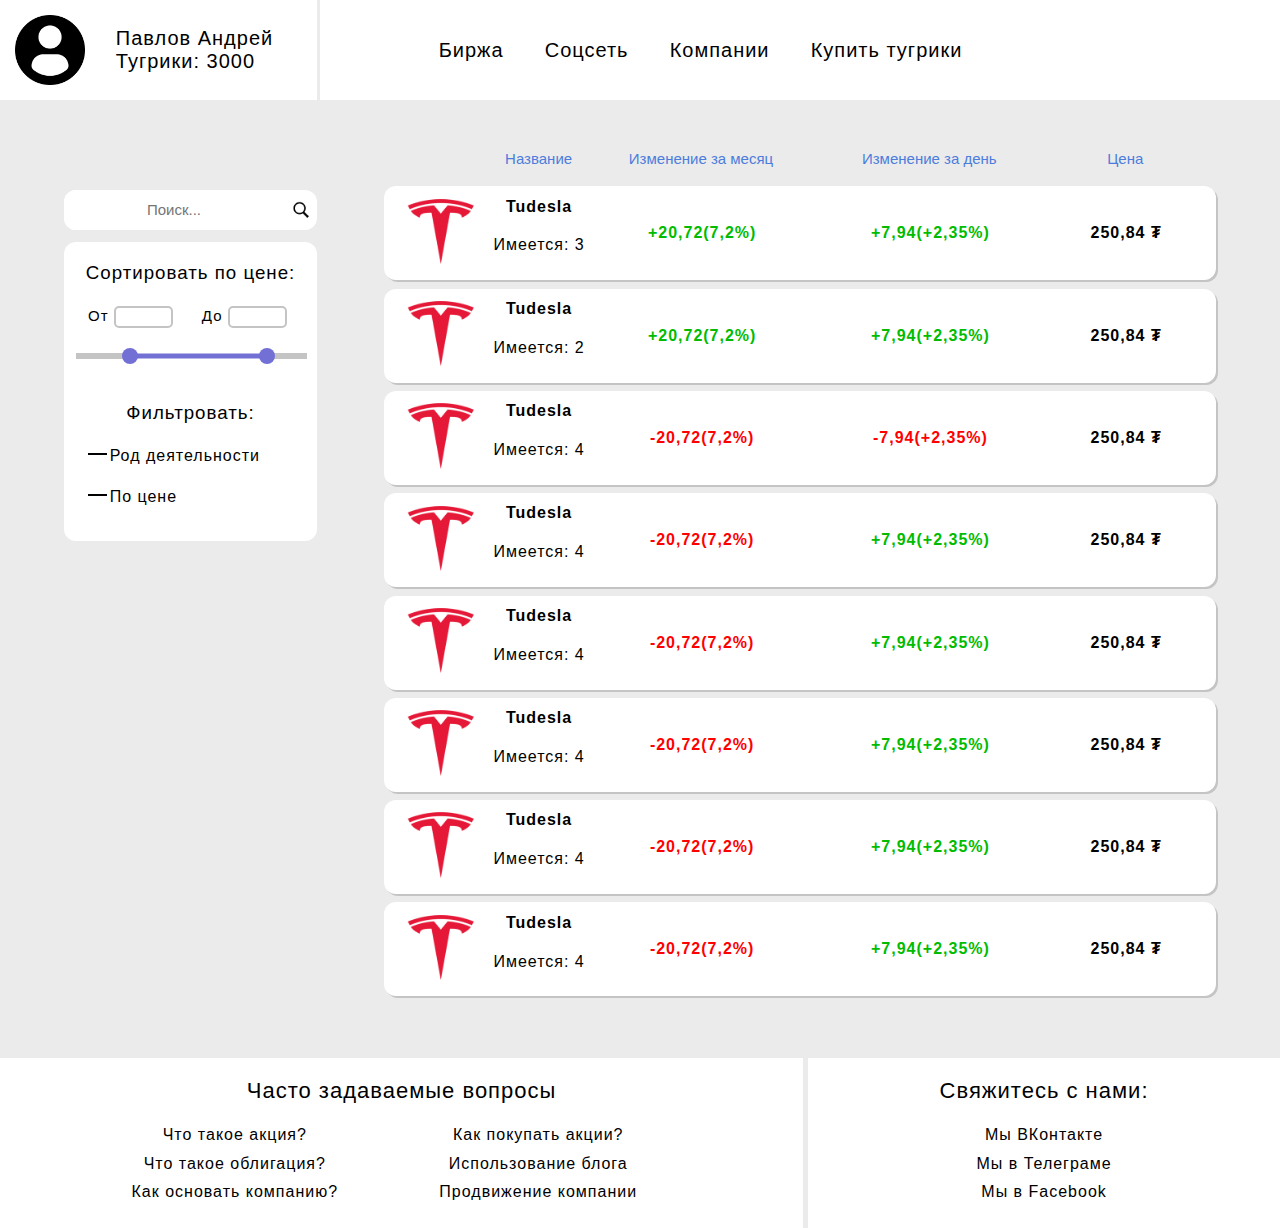
<file: index.html>
<!DOCTYPE html>
<html lang="en">
<head>
    <meta charset="UTF-8">
    <link rel="stylesheet" href="sources/css/styles.css">
        <title>Главная</title>
</head>
<body>
    <header>
        <div class="profile">
            <div class="logoBlock">
            <a href="/">
                <img src="sources/images/profileUser.png" class="profile-icon" alt="">
            </a>
            </div>
            <div class="profile-info">
                <p>Павлов Андрей</p>
                <p>Тугрики: 3000</p>
            </div>
        </div>

        <div class="navBlock">
            <nav>
                <a href="index.html" class="navbar-link">Биржа</a>
                <a href="blog.html" class="navbar-link">Соцсеть</a>
                <a href="companies.html" class="navbar-link">Компании</a>
                <a href="#" class="navbar-link">Купить тугрики</a>
            </nav>
        </div>
    </header>
    <main>
        <div class="navbar">
            <div class="searchBlock">
                <input placeholder="Поиск...">
                <div class="searchLogo">
                    <a href="#">
                        <img src="sources/images/search.png" alt="">
                    </a>
                </div>
            </div>
            <div class="mainSortFilterBlock">
                <div class="sortBlock">
                    <h3>Сортировать по цене:</h3>
                    <div class="priceInput">
                    <p>От <input></p>
                    <p>До <input></p>
                    </div>
                    <div class="costRange">
                        <div class="usingRange"></div>
                        <div class="uselessRange1"></div>
                        <div class="pointRange1"></div>
                        <div class="pointRange2"></div>
                        <div class="uselessRange2"></div>
                    </div>
                </div>

                <div class="filterBlock">
                    <h3>Фильтровать:</h3>
                    <div class="filterTypes">
                        <div class="filter1 filter ">
                            <div class="filterLA"></div>
                            <div class="filterRA"></div>
                            <p>Род деятельности</p>
                        </div>
                        <div class="filter filter2">
                            <div class="filterLA"></div>
                            <div class="filterRA"></div>
                            <p>По цене</p>
                        </div>

                    </div>
                </div>
            </div>
        </div>

        <div class="shares">
            <div class="types">
                <div class="type typeName">
                    <p>Название</p>
                </div>
                <div class="type typeForMonth">
                <p>Изменение за месяц</p>
                </div>
                <div class="type typeForDay">
                <p>Изменение за день</p>
                </div>
                <div class="type typeCost">
                <p>Цена</p>
                </div>
            </div>
            <div class="share share1">
                <div class="shareIcon">
                    <img src="files/teslaLogo.png" alt="">
                </div>
                <div class="shareInfo">
                    <p class="shareName">Tudesla</p>
                    <br>
                    <p>Имеется: 3</p>
                </div>
                <div class="forMonth">
                    <p class="positive number">+20,72(7,2%)</p>
                </div>
                <div class="forDay">
                    <p class="positive number">+7,94(+2,35%)</p>
                </div>
                <div class="cost">
                    <p class="number">250,84 ₮</p>
                </div>
            </div>
            <div class="share share2">
                <div class="shareIcon">
                    <img src="files/teslaLogo.png" alt="">
                </div>
                <div class="shareInfo">
                    <p class="shareName">Tudesla</p>
                    <br>
                    <p>Имеется: 2</p>
                </div>
                <div class="forMonth">
                    <p class="positive number">+20,72(7,2%)</p>
                </div>
                <div class="forDay">
                    <p class="positive number">+7,94(+2,35%)</p>
                </div>
                <div class="cost">
                    <p class="number">250,84 ₮</p>
                </div>
            </div>
            <div class="share share3">
                <div class="shareIcon">
                    <img src="files/teslaLogo.png" alt="">
                </div>
                <div class="shareInfo">
                    <p class="shareName">Tudesla</p>
                    <br>
                    <p>Имеется: 4</p>
                </div>
                <div class="forMonth">
                    <p class="negative number">-20,72(7,2%)</p>
                </div>
                <div class="forDay">
                    <p class="negative number">-7,94(+2,35%)</p>
                </div>
                <div class="cost">
                    <p class="number">250,84 ₮</p>
                </div>
            </div>
            <div class="share share4">
                <div class="shareIcon">
                    <img src="files/teslaLogo.png" alt="">
                </div>
                <div class="shareInfo">
                    <p class="shareName">Tudesla</p>
                    <br>
                    <p>Имеется: 4</p>
                </div>
                <div class="forMonth">
                    <p class="negative number">-20,72(7,2%)</p>
                </div>
                <div class="forDay">
                    <p class="positive number">+7,94(+2,35%)</p>
                </div>
                <div class="cost">
                    <p class="number">250,84 ₮</p>
                </div>
            </div>
            <div class="share share5">
                <div class="shareIcon">
                    <img src="files/teslaLogo.png" alt="">
                </div>
                <div class="shareInfo">
                    <p class="shareName">Tudesla</p>
                    <br>
                    <p>Имеется: 4</p>
                </div>
                <div class="forMonth">
                    <p class="negative number">-20,72(7,2%)</p>
                </div>
                <div class="forDay">
                    <p class="positive number">+7,94(+2,35%)</p>
                </div>
                <div class="cost">
                    <p class="number">250,84 ₮</p>
                </div>
            </div>
            <div class="share share6">
                <div class="shareIcon">
                    <img src="files/teslaLogo.png" alt="">
                </div>
                <div class="shareInfo">
                    <p class="shareName">Tudesla</p>
                    <br>
                    <p>Имеется: 4</p>
                </div>
                <div class="forMonth">
                    <p class="negative number">-20,72(7,2%)</p>
                </div>
                <div class="forDay">
                    <p class="positive number">+7,94(+2,35%)</p>
                </div>
                <div class="cost">
                    <p class="number">250,84 ₮</p>
                </div>
            </div>
            <div class="share share7">
                <div class="shareIcon">
                    <img src="files/teslaLogo.png" alt="">
                </div>
                <div class="shareInfo">
                    <p class="shareName">Tudesla</p>
                    <br>
                    <p>Имеется: 4</p>
                </div>
                <div class="forMonth">
                    <p class="negative number">-20,72(7,2%)</p>
                </div>
                <div class="forDay">
                    <p class="positive number">+7,94(+2,35%)</p>
                </div>
                <div class="cost">
                    <p class="number">250,84 ₮</p>
                </div>
            </div>
            <div class="share share8">
                <div class="shareIcon">
                    <img src="files/teslaLogo.png" alt="">
                </div>
                <div class="shareInfo">
                    <p class="shareName">Tudesla</p>
                    <br>
                    <p>Имеется: 4</p>
                </div>
                <div class="forMonth">
                    <p class="negative number">-20,72(7,2%)</p>
                </div>
                <div class="forDay">
                    <p class="positive number">+7,94(+2,35%)</p>
                </div>
                <div class="cost">
                    <p class="number">250,84 ₮</p>
                </div>
            </div>
        </div>
    </main>

    <footer>
        <div class="faqMain footerBlock">
            <p class="title">Часто задаваемые вопросы</p>
            <div class="faq">
                <div class="faq1 faqBlock">
                    <p><a href="#">Что такое акция?</a></p>
                    <p><a href="#">Что такое облигация?</a></p>
                    <p><a href="#">Как основать компанию?</a></p>
                </div>
                <div class="faq2 faqBlock">
                    <p><a href="#">Как покупать акции?</a></p>
                    <p><a href="#">Использование блога</a></p>
                    <p><a href="#">Продвижение компании</a></p>
                </div>
            </div>
        </div>

        <div class="stick">
            <p>п</p>
            <p>а</p>
            <p>л</p>
            <p>к</p>
            <p>а</p>
        </div>

        <div class="contactWithUs footerBlock">
            <p class="title">Свяжитесь с нами:</p>
            <p><a href="#">Мы ВКонтакте</a></p>
            <p><a href="#">Мы в Телеграме</a></p>
            <p><a href="#">Мы в Facebook</a></p>
        </div>
    </footer>

    <script src="sources/js/script.js"></script>
</body>
</html>
</file>
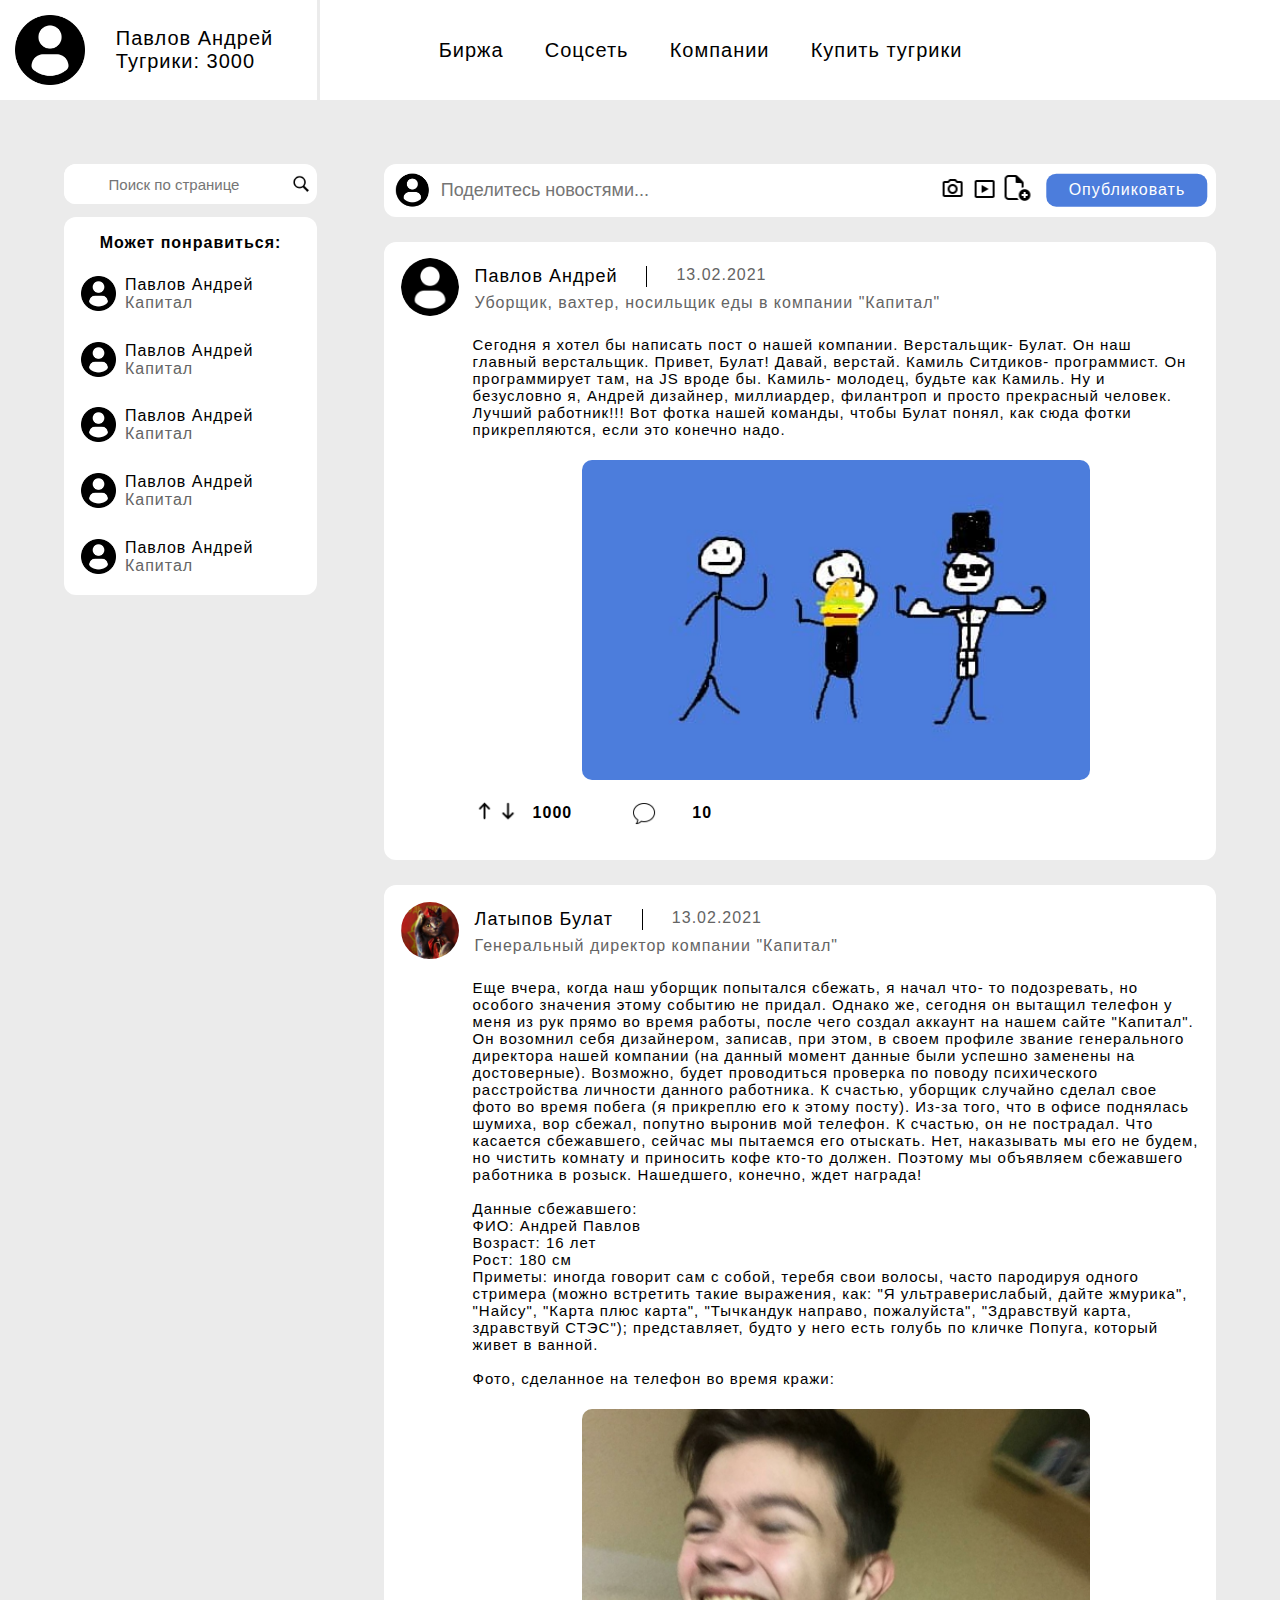
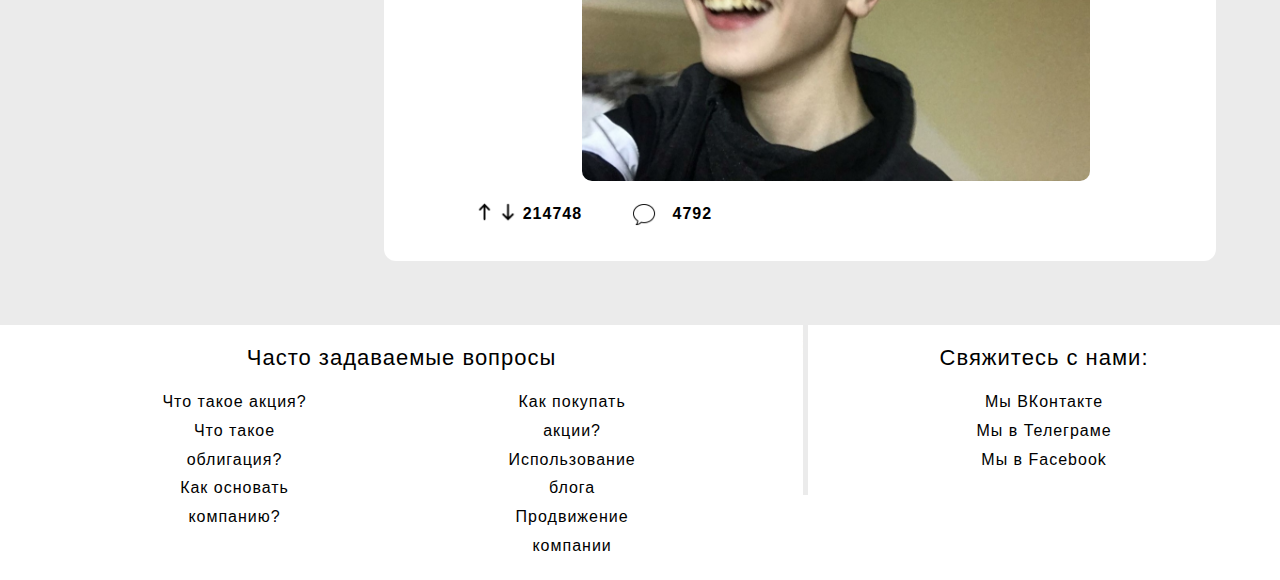
<file: blog.html>
<!DOCTYPE html>
<html lang="en">
<head>
    <meta charset="UTF-8">
    <link rel="stylesheet" href="sources/css/blog.css">
    <title>Блог</title>
</head>
<body>
    <header>
        <div class="profile">
            <div class="logoBlock">
                <a href="/">
                    <img src="sources/images/profileUser.png" class="profile-icon" alt="">
                </a>
            </div>
            <div class="profile-info">
                <p>Павлов Андрей</p>
                <p>Тугрики: 3000</p>
            </div>
        </div>

        <div class="navBlock">
            <nav>
                <a href="index.html" class="navbar-link">Биржа</a>
                <a href="blog.html" class="navbar-link">Соцсеть</a>
                <a href="companies.html" class="navbar-link">Компании</a>
                <a href="#" class="navbar-link">Купить тугрики</a>
            </nav>
        </div>
    </header>
    <main>
        <div class="recommendations">
            <div class="searchBlock">
                <input placeholder="Поиск по странице">
                <div class="searchLogo">
                    <a href="#">
                        <img src="sources/images/search.png" alt="">
                    </a>
                </div>
            </div>

            <div class="uCanLikeIt">
                <h2>Может понравиться:</h2>
                <div class="recommendation recommendation1">
                    <div class="recAvatar">
                        <img src="sources/images/profileUser.png" alt="">
                    </div>
                    <div class="recInfo">
                        <p class="recName">Павлов Андрей</p>
                        <p class="recComp">Капитал</p>
                    </div>
                </div>
                <div class="recommendation recommendation2">
                    <div class="recAvatar">
                        <img src="sources/images/profileUser.png" alt="">
                    </div>
                    <div class="recInfo">
                        <p class="recName">Павлов Андрей</p>
                        <p class="recComp">Капитал</p>
                    </div>
                </div>
                <div class="recommendation recommendation3">
                    <div class="recAvatar">
                        <img src="sources/images/profileUser.png" alt="">
                    </div>
                    <div class="recInfo">
                        <p class="recName">Павлов Андрей</p>
                        <p class="recComp">Капитал</p>
                    </div>
                </div>
                <div class="recommendation recommendation4">
                    <div class="recAvatar">
                        <img src="sources/images/profileUser.png" alt="">
                    </div>
                    <div class="recInfo">
                        <p class="recName">Павлов Андрей</p>
                        <p class="recComp">Капитал</p>
                    </div>
                </div>
                <div class="recommendation recommendation5">
                    <div class="recAvatar">
                        <img src="sources/images/profileUser.png" alt="">
                    </div>
                    <div class="recInfo">
                        <p class="recName">Павлов Андрей</p>
                        <p class="recComp">Капитал</p>
                    </div>
                </div>
            </div>

        </div>
        <div class="postsBlock">
            <div class="writePost">
                <div class="writerIcon">
                    <img src="sources/images/profileUser.png" alt="">
                </div>
                <input placeholder="Поделитесь новостями...">
                <div class="addMedia">
                    <div class="mediaTypes">
                        <a href="#">
                            <img src="sources/images/camera.png" alt="">
                        </a>
                        <a href="#">
                            <img src="sources/images/video.png" alt="">
                        </a>
                        <a href="#">
                            <img src="sources/images/addFile.png" alt="">
                        </a>
                    </div>

                </div>
                <div class="publish">
                    <div class="publishButton">
                        <a href="#">
                            <p>Опубликовать</p>
                        </a>
                    </div>

                </div>
            </div>
            <div class="post post1">
                    <div class="postMainInfo">
                        <div class="authorImage">
                            <img src="sources/images/profileUser.png" alt="">
                        </div>
                        <div class="authorMainInfo">
                            <div class="theFirstRow">
                                <div class="authorName">
                                    <p>Павлов Андрей</p>
                                </div>
                                <div class="postTime">
                                    <p>13.02.2021</p>
                                </div>
                            </div>
                            <div class="authorCompany">
                                <p>Уборщик, вахтер, носильщик еды в компании "Капитал"</p>
                            </div>
                        </div>
                    </div>
                <div class="postMain">
                    <div class="mainText">
                        <p>Сегодня я хотел бы написать пост о нашей компании. Верстальщик-
                            Булат. Он наш главный верстальщик. Привет, Булат! Давай, верстай.
                            Камиль Ситдиков- программист. Он программирует там, на JS вроде
                            бы. Камиль- молодец, будьте как Камиль. Ну и безусловно я, Андрей
                            дизайнер, миллиардер, филантроп и просто прекрасный человек.
                            Лучший работник!!! Вот фотка нашей команды, чтобы Булат понял,
                            как сюда фотки прикрепляются, если это конечно надо.
                        </p>
                    </div>
                    <div class="mainImage">
                        <img src="files/postPhoto.jpg" alt="">
                    </div>
                </div>
                <div class="postFooter">
                    <div class="postRating">
                        <a href="#">
                            <img src="sources/images/arrowUp.png" alt="">
                        </a>
                        <p>1000</p>
                        <a href="#">
                            <img src="sources/images/arrowDown.png" alt="">
                        </a>
                    </div>
                    <div class="postComments">
                        <a href="#">
                            <img src="sources/images/comment.png" alt="">
                        </a>
                        <p>10</p>
                    </div>
                </div>
            </div>

            <div class="post post2">
                <div class="postMainInfo">
                    <div class="authorImage">
                        <img src="files/Avatar.jpg" alt="">
                    </div>
                    <div class="authorMainInfo">
                        <div class="theFirstRow">
                            <div class="authorName">
                                <p>Латыпов Булат</p>
                            </div>
                            <div class="postTime">
                                <p>13.02.2021</p>
                            </div>
                        </div>
                        <div class="authorCompany">
                            <p>Генеральный директор компании "Капитал"</p>
                        </div>
                    </div>
                </div>
                <div class="postMain">
                    <div class="mainText">
                        <p> Еще вчера, когда наш уборщик попытался сбежать, я начал что-
                            то подозревать, но особого значения этому событию не придал.
                            Однако же, сегодня он вытащил телефон у меня из рук прямо во
                            время работы, после чего создал аккаунт на нашем сайте "Капитал".
                            Он возомнил себя дизайнером, записав, при этом, в своем профиле звание
                            генерального директора нашей компании (на данный момент данные были
                            успешно заменены на достоверные). Возможно, будет проводиться проверка
                            по поводу психического расстройства личности данного работника.
                            К счастью, уборщик случайно сделал свое фото во время побега (я прикреплю его к
                            этому посту). Из-за того, что в офисе поднялась шумиха, вор
                            сбежал, попутно выронив мой телефон. К счастью, он не пострадал.
                            Что касается сбежавшего, сейчас мы пытаемся его отыскать. Нет,
                            наказывать мы его не будем, но чистить комнату и приносить кофе
                            кто-то должен. Поэтому мы объявляем сбежавшего работника в розыск.
                            Нашедшего, конечно, ждет награда!
                            <br>
                            <br>
                            Данные сбежавшего:
                            <br>
                            ФИО: Андрей Павлов
                            <br>
                            Возраст: 16 лет
                            <br>
                            Рост: 180 см
                            <br>
                            Приметы: иногда говорит сам с собой, теребя свои
                            волосы, часто пародируя одного стримера (можно встретить такие
                            выражения, как: "Я ультраверислабый, дайте жмурика", "Найсу",
                            "Карта плюс карта", "Тычкандук направо, пожалуйста", "Здравствуй карта, здравствуй СТЭС");
                            представляет, будто у него есть голубь по кличке Попуга, который живет в ванной.
                            <br>
                            <br>
                            Фото, сделанное на телефон во время кражи:
                        </p>
                    </div>
                    <div class="mainImage">
                        <img src="files/AndreyTheRobber.jpg" alt="">
                    </div>
                </div>
                <div class="postFooter">
                    <div class="postRating">
                        <a href="#">
                            <img src="sources/images/arrowUp.png" alt="">
                        </a>
                        <p>214748</p>
                        <a href="#">
                            <img src="sources/images/arrowDown.png" alt="">
                        </a>
                    </div>
                    <div class="postComments">
                        <a href="#">
                            <img src="sources/images/comment.png" alt="">
                        </a>
                        <p>4792</p>
                    </div>
                </div>
            </div>
        </div>


    </main>

    <footer>
        <div class="faqMain footerBlock">
            <p class="title">Часто задаваемые вопросы</p>
            <div class="faq">
                <div class="faq1 faqBlock">
                    <p><a href="#">Что такое акция?</a></p>
                    <p><a href="#">Что такое облигация?</a></p>
                    <p><a href="#">Как основать компанию?</a></p>
                </div>
                <div class="faq2 faqBlock">
                    <p><a href="#">Как покупать акции?</a></p>
                    <p><a href="#">Использование блога</a></p>
                    <p><a href="#">Продвижение компании</a></p>
                </div>
            </div>
        </div>

        <div class="stick">
            <p>п</p>
            <p>а</p>
            <p>л</p>
            <p>к</p>
            <p>а</p>
        </div>

        <div class="contactWithUs footerBlock">
            <p class="title">Свяжитесь с нами:</p>
            <p><a href="#">Мы ВКонтакте</a></p>
            <p><a href="#">Мы в Телеграме</a></p>
            <p><a href="#">Мы в Facebook</a></p>
        </div>
    </footer>

</body>
</html>
</file>
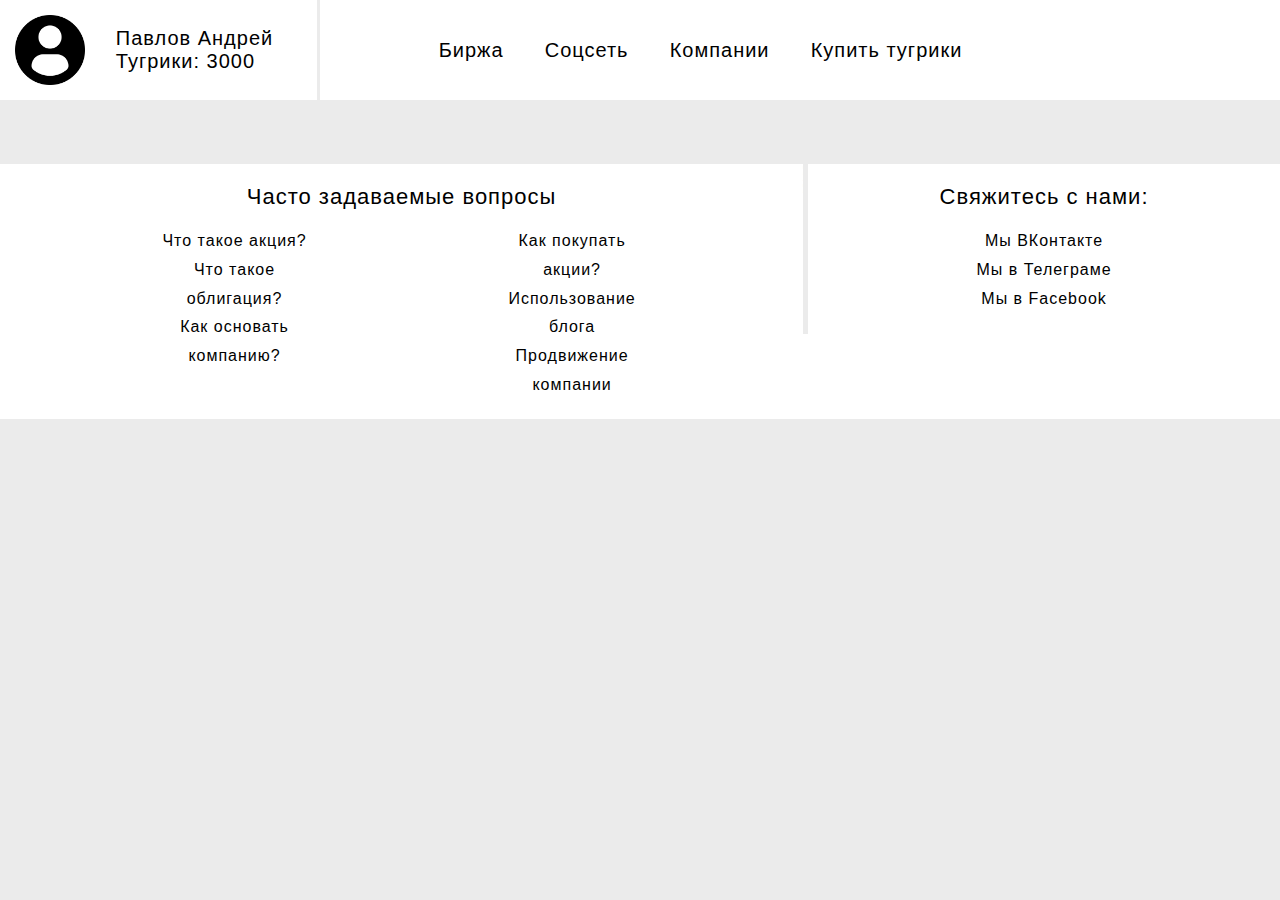
<file: companies.html>
<!DOCTYPE html>
<html lang="en">
<head>
    <meta charset="UTF-8">
    <link rel="stylesheet" href="sources/css/companies.css">
    <title>Компании</title>
</head>
<body>
<header>
    <div class="profile">
        <div class="logoBlock">
            <a href="/">
                <img src="sources/images/profileUser.png" class="profile-icon" alt="">
            </a>
        </div>
        <div class="profile-info">
            <p>Павлов Андрей</p>
            <p>Тугрики: 3000</p>
        </div>
    </div>

    <div class="navBlock">
        <nav>
            <a href="index.html" class="navbar-link">Биржа</a>
            <a href="blog.html" class="navbar-link">Соцсеть</a>
            <a href="companies.html" class="navbar-link">Компании</a>
            <a href="#" class="navbar-link">Купить тугрики</a>
        </nav>
    </div>
</header>
<main>

</main>

<footer>
    <div class="faqMain footerBlock">
        <p class="title">Часто задаваемые вопросы</p>
        <div class="faq">
            <div class="faq1 faqBlock">
                <p><a href="#">Что такое акция?</a></p>
                <p><a href="#">Что такое облигация?</a></p>
                <p><a href="#">Как основать компанию?</a></p>
            </div>
            <div class="faq2 faqBlock">
                <p><a href="#">Как покупать акции?</a></p>
                <p><a href="#">Использование блога</a></p>
                <p><a href="#">Продвижение компании</a></p>
            </div>
        </div>
    </div>

    <div class="stick">
        <p>п</p>
        <p>а</p>
        <p>л</p>
        <p>к</p>
        <p>а</p>
    </div>

    <div class="contactWithUs footerBlock">
        <p class="title">Свяжитесь с нами:</p>
        <p><a href="#">Мы ВКонтакте</a></p>
        <p><a href="#">Мы в Телеграме</a></p>
        <p><a href="#">Мы в Facebook</a></p>
    </div>
</footer>

<script src="sources/js/script.js"></script>
</body>
</html>
</file>
<file: sources/css/styles.css>
*{
    margin: 0;
    padding: 0;
    box-sizing: border-box;
}
body {
    margin: 0;
    background-color: #EBEBEB;
    font-family: "Montserrat", sans-serif;
    font-weight: 450;
    letter-spacing: 1px;
}
header {
    background-color: white;
    display: flex;
    position: relative;
    height: 100px;
}

.profile {
    width: 25%;
    display: flex;
    align-items: center;
    border-right: 3px solid #EBEBEB;
}

.profile-icon {
    width: 70%;
    position: absolute;
    top: 50%;
    left: 50%;
    transform: translate(-50%,-50%);
}

.logoBlock {
    width: 100px;
    height: 100px;
    position: relative;
}

.profile-info{
    float: right;
    font-size: 20px;
    position: relative;
    margin-left: 5%;
}

main {
    position: relative;
    display: flex;
}

nav {
    margin-left: 7%;
    position: relative;
    top: 50%;
    left: 50%;
    transform: translate(-50%, -50%);
}

.navBlock{
    position: absolute;
    width: 75%;
    margin-left: 25%;
    height: 100%;
}

.navbar-link {
    text-decoration: none;
    color: black;
    margin: 2%;
    font-size: 20px;
}

.navbar {
    position: relative;
    /*position: fixed; Только попробовать!*/
    margin-top: 7%;
    margin-left: 5%;
    width: 20%;
    border-right: 3px solid #EBEBEB;
}

.searchBlock {
    background-color: white;
    border-radius: 12px;
    height: 40px;
    display: flex;
    position: relative;
}
.searchBlock input {
    height: 40px;
    width: 100%;
    border-radius: 12px;
    border: none;
    outline: none;
    text-align: center;
    font-size: 15px;
}

.searchLogo {
    width: 15%;
    position:relative;
 }
.searchLogo img {
    width: 18px;
    height: 18px;
    position: relative;
    top: 50%;
    left:50%;
    transform: translate(-50%, -50%);
}

.mainSortFilterBlock {
    margin-top: 5%;
    border-radius: 12px;
    background-color: white;
}

.mainSortFilterBlock h3{
    margin-top: 3%;
    font-weight: 500;
    text-align: center;
}

.sortBlock {
    padding: 5%;
    width: 100%;
    position: relative;
}

.sortBlock input{
    border: 2px solid #C4C4C4;
    text-align: center;
}

.sortBlock input:hover {
    border: 2px solid #5b5a63;
}

.priceInput {
    margin-top: 5%;
    display: flex;
}

.priceInput p {
    margin: 5%;
    font-size: 15px;
}

.priceInput input {
    width: 65%;
    height: 112%;
    border-radius: 5px;
}

.costRange {
    position: relative;
    display: flex;
    height: 16px;
    margin-top: 5%;
}

.usingRange {
    position: absolute;
    height: 5px;
    width: 100%;
    background-color: #7270d4;
    top:50%;
    left:50%;
    transform: translate(-50%, -50%);
}

.uselessRange1 {
    position: absolute;
    height: 6px;
    width: 21%;
    margin-left: -1px;
    background-color: #C4C4C4;
    top:50%;
    transform: translate(-0%, -50%);
}

.pointRange1 {
    position: absolute;
    height: 16px;
    width: 16px;
    border-radius: 50%;
    background-color: #7270d4;
    left: 20%;
}

.pointRange2 {
    position: absolute;
    height: 16px;
    width: 16px;
    border-radius: 50%;
    background-color: #7270d4;
    left: 80%;
    z-index: 1;
}

.uselessRange2 {
    position: absolute;
    height: 6px;
    width: 20%;
    background-color: #C4C4C4;
    top:50%;
    transform: translate(-0%, -50%);
    left: 81%;
}

.filterBlock {
    margin-top: 10%;
    margin-bottom: 10%;
    padding-left: 5%;
    padding-right: 5%;
    padding-bottom: 5%;
}

.filterBlock p {
    margin-left: 1%;
}

.filter {
    position: relative;
    display: flex;
    margin-top: 10%;
    margin-bottom: 10%;
    margin-left: 5%;
}

.filter .filterLA {
    background-color: black;
    margin-top: 3%;
    color: black;
    height: 2px;
    width: 5%;
    transition: .5s;
}

.filter .filterRA {
    background-color: black;
    margin-top: 3%;
    margin-left: -1%;
    color: black;
    height: 2px;
    width: 5%;
    transition: .5s;
}

/*.filter1:active > .filterLA, .filter2:active > .filterLA{*/
/*    background-color: black;*/
/*    margin-top: 3%;*/
/*    height: 2px;*/
/*    width: 5.5%;*/
/*    animation-name: rotation1;    !*Тестовый код!!!*!*/
/*    animation-duration: 80ms;*/
/*    animation-fill-mode: forwards;*/
/*    animation-timing-function: linear;*/
/*}*/

/*.filter1:active > .filterRA, .filter2:active > .filterRA{*/
/*    background-color: black;*/
/*    margin-top: 3%;*/
/*    height: 2px;*/
/*    width: 5.5%;*/
/*    margin-left: -2%;*/
/*    animation-name: rotation;    !*Тестовый код!!!*!*/
/*    animation-duration: 80ms;*/
/*    animation-fill-mode: forwards;*/
/*    animation-timing-function: linear;*/
/*}*/

/*@keyframes rotation { !*Тестовый код!!!*!*/
/*    0% {*/
/*        transform:rotate(0deg);*/
/*    }*/
/*    100% {*/
/*        transform:rotate(-45deg);*/
/*    }*/
/*}*/

/*@keyframes rotation1 { !*Тестовый код!!!*!*/
/*    0% {*/
/*        transform:rotate(0deg);*/
/*    }*/
/*    100% {*/
/*        transform:rotate(45deg);*/
/*    }*/
/*}*/

.shares {
    margin-left: 5%;
    /*margin-left: 30%; если navbar fixed */
    margin-right: 5%;
    width: 65%;
    position: relative;

}

.types {
    position: relative;
    display: flex;
    width: 100%;
    height: 5%;
    font-size: 15px;
    letter-spacing: 0;
    padding: 1%;
    margin-top: 5%;
}

.types p {
    color: #4C7DDC;
    margin-right: 1%;
}

.type {
    position: relative;
    text-align: center;
}

.type p {
    text-align: center;
}

.typeName {
    margin-left: 12%;
    width: 12%;
}

.typeForMonth {
    width: 28%;
}

.typeForDay {
    width: 28%;
}

.typeCost {
    width: 20%;
}

.share {
    position: relative;
    background-color: white;
    border-radius: 12px;
    box-shadow: 2px 2px #C4C4C4;
    padding: 1%;
    display: flex;
    margin-bottom: 1%;
}

.shareIcon {
    position: relative;
    width: 12%;
}

.shareIcon img{
    width: 100%;
}

.shareInfo {
    position: relative;
    text-align: center;
    width: 12%;
}

.shareInfo p {
    margin-top: 3%;
}

.shareName {
    font-weight: 700;
}

.forMonth {
    width: 28%;
    position: relative;
    text-align: center;
}

.forDay {
    position: relative;
    text-align: center;
    width: 28%;
}

.cost {
    position: relative;
    text-align: center;
    width: 20%;
}

.number {
    position: relative;
    top: 50%;
    transform: translate(0%, -50%);
    font-weight: 700;
}

.positive{
    color: #00BC00;
}

.negative {
    color: #FF0000;
}

footer {
    margin-top: 5%;
    position: relative;
    background-color: white;
    display: flex;
}

footer a {
    text-decoration: none;
    color: black;
}

.faqMain {
    position: relative;
    width: 53%;
}

.contactWithUs {
    position: relative;
    width: 27%;
}

.footerBlock {
    position: relative;
    margin: 1.5% 5% 1.5% 5%;
    text-align: center;
    line-height: 180%;
}

.title {
    font-size: 22px;
    margin-bottom: 15px;
}



.faq {
    position: relative;
    display: flex;
}

.faqBlock {
    position: relative;
    margin-left: 10%;
    margin-right: 5%;
}

.stick {
    position: relative;
    height: 170px;
    width: 5px;
    background-color: #EBEBEB;
    color: #EBEBEB;
    font-size: 5px;
}
</file>
<file: sources/css/blog.css>
*{
    margin: 0;
    padding: 0;
    box-sizing: border-box;
}
body {
    margin: 0;
    background-color: #EBEBEB;
    font-family: "Montserrat", sans-serif;
    font-weight: 450;
    letter-spacing: 1px;
}
header {
    background-color: white;
    display: flex;
    position: relative;
    height: 100px;
}

.profile {
    width: 25%;
    display: flex;
    align-items: center;
    border-right: 3px solid #EBEBEB;
}

.profile-icon {
    width: 70%;
    position: absolute;
    top: 50%;
    left: 50%;
    transform: translate(-50%,-50%);
}

.logoBlock {
    width: 100px;
    height: 100px;
    position: relative;
}

.profile-info{
    float: right;
    font-size: 20px;
    position: relative;
    margin-left: 5%;
}

main {
    position: relative;
    display: flex;
}

nav {
    margin-left: 7%;
    position: relative;
    top: 50%;
    left: 50%;
    transform: translate(-50%, -50%);
}

.navBlock{
    position: absolute;
    width: 75%;
    margin-left: 25%;
    height: 100%;
}

.navbar-link {
    text-decoration: none;
    color: black;
    margin: 2%;
    font-size: 20px;
}

.recommendations {
    position: relative;
    /*position: fixed; Только попробовать!*/
    margin-top: 5%;
    margin-left: 5%;
    width: 20%;
    border-right: 3px solid #EBEBEB;
}

.searchBlock {
    background-color: white;
    border-radius: 12px;
    height: 40px;
    display: flex;
    position: relative;
}
.searchBlock input {
    height: 40px;
    width: 100%;
    border-radius: 12px;
    border: none;
    outline: none;
    text-align: center;
    font-size: 15px;
}

.searchLogo {
    width: 15%;
    position:relative;
}

.searchLogo img {
    width: 18px;
    height: 18px;
    position: relative;
    top: 50%;
    left:50%;
    transform: translate(-50%, -50%);
}

.uCanLikeIt {
    width: 100%;
    margin-top: 5%;
    padding: 2%;
    position: relative;
    background-color: white;
    border-radius: 12px;

}

.uCanLikeIt h2 {
    margin: 5%;
    font-size: 16px;
    text-align: center;
}

.recommendation {
    position: relative;
    display: flex;
    margin-top: 1%;
    height: 15%;
    width: 100%;
    padding: 5%;
}

.recAvatar {
    height: 100%;
    width: 20%;
}

.recAvatar img {
    width: 80%;
}

.recComp {
    color: #646464;
}

.postsBlock {
    position: relative;
    width: 65%;
    margin-left: 5%;
    margin-right: 5%;
    margin-top: 5%;
}

.writePost {
    position: relative;
    display: flex;
    background-color: white;
    width: 100%;
    border-radius: 12px;
    padding: 1%;
}

.writerIcon {
    position: relative;
    height: 100%;
    width: 5%;
    /*background-color: red;*/
}

.writerIcon img {
    position: relative;
    width: 80%;
    left: 50%;
    top:50%;
    transform: translate(-50%, 5%);
}

.writePost input {
    position: relative;
    width: 60%;
    margin-left: 1%;
    /*background-color: green;*/
    border:none;
    font-size: 18px;
    outline: none;
}

.addMedia {
    position: relative;
    width: 15%;
    /*background-color: blue;*/
}

.mediaTypes {
    position: relative;
    width: 80%;
    top: 50%;
    left: 50%;
    transform: translate(-50%, -50%);
    /*background-color: red;*/
}

.addMedia a {
    text-decoration: none;
    margin-left: 3%;
    text-align: center;
}

.publish {
    width: 20%;
    /*background-color: yellow;*/
}

.publishButton {
    position: relative;
    height: 90%;
    top: 50%;
    left: 50%;
    transform: translate(-50%, -50%);
    text-align: center;
    border-radius: 10px;
    background-color: #4C7DDC;

}

.publishButton a {
    position: relative;
    text-decoration: none;
    color: white;
    top: 20%;
}

.post {
    margin-top: 3%;
    position: relative;
    background-color: white;
    width: 100%;
    border-radius: 12px;
    padding: 2%;
}

.postMainInfo {
    position: relative;
    display: flex;
}

.authorImage {
    position: relative;
    width: 8%;
}

.authorImage img {
    position: relative;
    width: 100%;
    border-radius: 50%;
}

.authorMainInfo {
    position: relative;
    width: 100%;
    margin-left: 2%;
}

.theFirstRow {
    margin-top: 1%;
    position: relative;
    display: flex;
}

.authorName {

    position: relative;
    padding-right: 4%;
    border-right: 1px solid black;
    font-size: 18px;
}

.postTime {
    position: relative;
    margin-left: 4%;
    color: #646464;
}

.authorCompany {
    position: relative;
    margin-top: 1%;
    color: #646464;
}

.postMain {
    position: relative;
    font-size: 15px;
    margin-left: 9%;
    margin-top: 2%;
}

.mainImage {
    position: relative;
    margin-top: 3%;
    text-align: center;
}

.mainImage img {
    width: 70%;
    border-radius: 10px;
}

.postFooter {
    position: relative;
    display: flex;
    width: 100%;
    margin-top: 2%;
    font-weight: 650;
    margin-bottom: 2%;
}

.postRating {
    position: relative;
    margin-left: 9%;
    display: flex;
    width: 20%;
}

.postRating a {
    width: 15%;
}

.postRating img {
    width: 100%;
}

.postRating p {
    position: absolute;
    top: 50%;
    left: 50%;
    transform: translate(-50%, -50%);
}

.postComments {
    position: relative;
    width: 10%;
}

.postComments a {
    position: absolute;
    width: 30%;
    top: 50%;
    transform: translate(0, -50%);
}

.postComments img {
    position: absolute;
    width: 100%;
    top: 50%;
    transform: translate(0, -50%);
}

.postComments p {
    position: relative;
    text-align: right;
    top: 50%;
    transform: translate(0, -50%);
}

footer {
    margin-top: 5%;
    position: relative;
    background-color: white;
    display: flex;
}

footer a {
    text-decoration: none;
    color: black;
}

.faqMain {
    position: relative;
    width: 53%;
}

.contactWithUs {
    position: relative;
    width: 27%;
}

.footerBlock {
    position: relative;
    margin: 1.5% 5% 1.5% 5%;
    text-align: center;
    line-height: 180%;
}

.title {
    font-size: 22px;
    margin-bottom: 15px;
}



.faq {
    position: relative;
    display: flex;
}

.faqBlock {
    position: relative;
    margin-left: 13%;
    margin-right: 13%;
}

.stick {
    position: relative;
    height: 170px;
    width: 5px;
    background-color: #EBEBEB;
    color: #EBEBEB;
    font-size: 5px;
}
</file>
<file: sources/css/companies.css>
*{
    margin: 0;
    padding: 0;
    box-sizing: border-box;
}
body {
    margin: 0;
    background-color: #EBEBEB;
    font-family: "Montserrat", sans-serif;
    font-weight: 450;
    letter-spacing: 1px;
}
header {
    background-color: white;
    display: flex;
    position: relative;
    height: 100px;
}

.profile {
    width: 25%;
    display: flex;
    align-items: center;
    border-right: 3px solid #EBEBEB;
}

.profile-icon {
    width: 70%;
    position: absolute;
    top: 50%;
    left: 50%;
    transform: translate(-50%,-50%);
}

.logoBlock {
    width: 100px;
    height: 100px;
    position: relative;
}

.profile-info{
    float: right;
    font-size: 20px;
    position: relative;
    margin-left: 5%;
}



nav {
    margin-left: 7%;
    position: relative;
    top: 50%;
    left: 50%;
    transform: translate(-50%, -50%);
}

.navBlock{
    position: absolute;
    width: 75%;
    margin-left: 25%;
    height: 100%;
}

.navbar-link {
    text-decoration: none;
    color: black;
    margin: 2%;
    font-size: 20px;
}

main {
    position: relative;
    display: flex;
}

footer {
    margin-top: 5%;
    position: relative;
    background-color: white;
    display: flex;
}

footer a {
    text-decoration: none;
    color: black;
}

.faqMain {
    position: relative;
    width: 53%;
}

.contactWithUs {
    position: relative;
    width: 27%;
}

.footerBlock {
    position: relative;
    margin: 1.5% 5% 1.5% 5%;
    text-align: center;
    line-height: 180%;
}

.title {
    font-size: 22px;
    margin-bottom: 15px;
}



.faq {
    position: relative;
    display: flex;
}

.faqBlock {
    position: relative;
    margin-left: 13%;
    margin-right: 13%;
}

.stick {
    position: relative;
    height: 170px;
    width: 5px;
    background-color: #EBEBEB;
    color: #EBEBEB;
    font-size: 5px;
}
</file>
